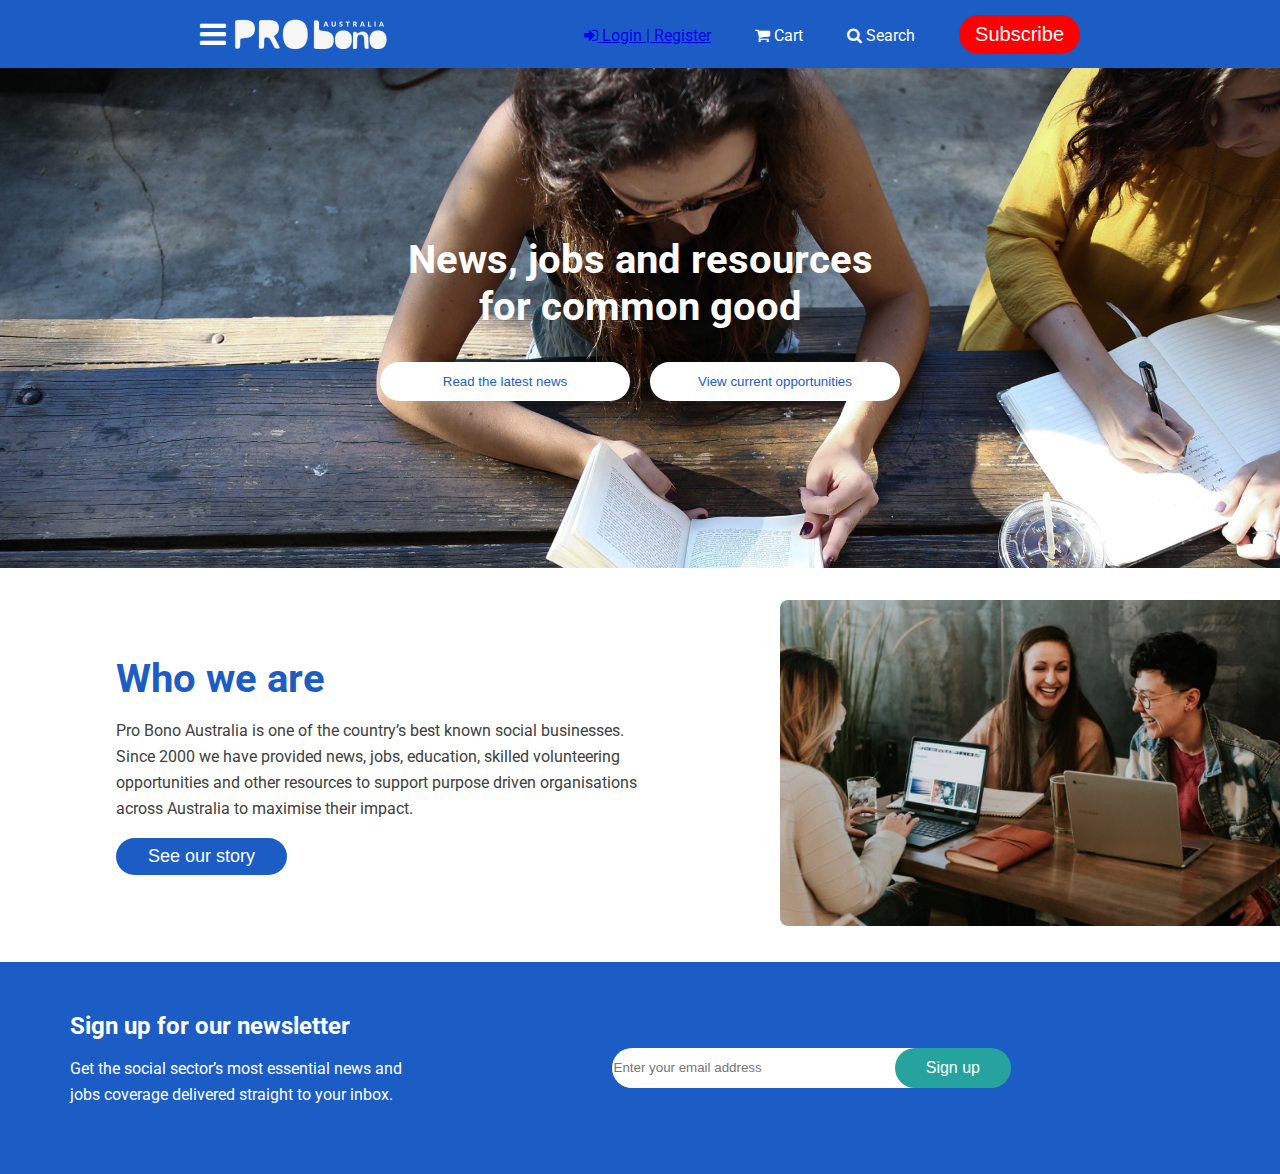
<file: index.html>
<!DOCTYPE html>
<html lang="en">

<head>
    <meta charset="UTF-8">
    <meta name="viewport" content="width=device-width, initial-scale=1.0">
    <title>Document</title>
    <link rel="stylesheet" href="main-styles.css">
    <link rel="stylesheet" href="https://cdnjs.cloudflare.com/ajax/libs/font-awesome/4.7.0/css/font-awesome.min.css">
    <link rel="preconnect" href="https://fonts.googleapis.com">
    <link rel="preconnect" href="https://fonts.gstatic.com" crossorigin>
    <link
        href="https://fonts.googleapis.com/css2?family=Open+Sans:ital,wght@0,300;0,400;0,500;0,600;0,700;0,800;1,300;1,400;1,500;1,600;1,700;1,800&family=Roboto:wght@400;500;700&display=swap"
        rel="stylesheet">
</head>

<body>
    <header>
        <div class="adv-block"></div>
        <nav class="main-navigation">
            <div class="logo-group">
                <i class="fa fa-bars" aria-hidden="true"></i>
                <img src="./images/probono-logo.png" alt="">
            </div>
            <div class="nav-link-group">
                <ul>
                    <li>
                        <a href="#"><i class="fa fa-sign-in" aria-hidden="true"></i> Login | Register</a>
                    </li>
                    <li><i class="fa fa-shopping-cart" aria-hidden="true"></i> Cart</li>
                    <li><i class="fa fa-search" aria-hidden="true"></i> Search</li>
                    <li>
                        <button class="subscribe">Subscribe</button>
                    </li>
                </ul>
            </div>
        </nav>
    </header>
    <section class="banner-section">
        <div class="centering-content">
            <div class="news-text">
                <p>News, jobs and resources <br> for common good</p>
            </div>
            <div class="news-buttons">
                <button>Read the latest news</button>
                <button>View current opportunities</button>
            </div>
        </div>
    </section>
    <section class="who-we-are-section">
        <div class="inrow-who-we-are">
            <div class="whoweare-left-block">
                <h3>Who we are</h3>
                <p>Pro Bono Australia is one of the country’s best known social businesses. Since 2000 we have provided
                    news, jobs, education, skilled volunteering opportunities and other resources to support purpose
                    driven organisations across Australia to maximise their impact.</p>
                <button>See our story</button>
            </div>
            <div class="whoweare-right-block">
                <img src="./images/whoweare-right-image.jpeg" alt="">
            </div>
        </div>
    </section>
    <section class="signup-newsletter">
        <div class="layout-container">
            <div class="inrow-colwrapper w-100 d-flex">
                <div class="col-left">
                    <h5>Sign up for our newsletter</h5>
                    <p>Get the social sector’s most essential news and jobs coverage delivered straight to your inbox.
                    </p>
                </div>
                <div class="col-right d-flex">
                    <div class="form-group d-flex w-50">
                        <input type="text" placeholder="Enter your email address">
                        <button>Sign up</button>
                    </div>
                </div>
            </div>
        </div>
    </section>
</body>

</html>
</file>
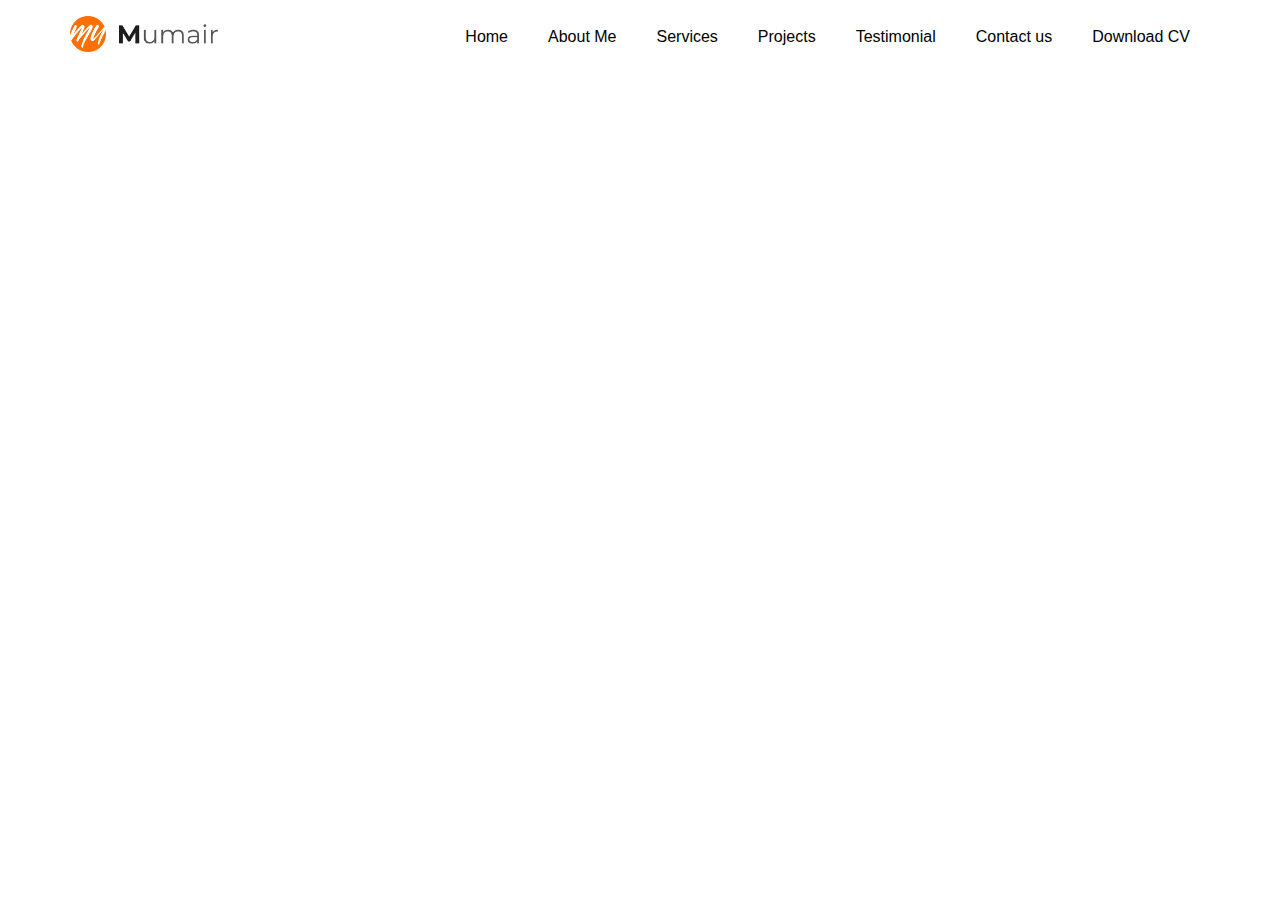
<file: mumair/index.html>
<!DOCTYPE html>
<html lang="en">
<head>
    <meta charset="UTF-8">
    <meta name="viewport" content="width=device-width, initial-scale=1.0">
    <title>Document</title>
    <link rel="stylesheet" href="./css/mainstyles.css">
</head>
<body>
    <header class="navigation-section">
        <div class="content-container">
            <nav>
                <a href="#">
                    <img class="logo-image" src="./images/logo.png" alt="">
                </a>
                <ul>
                    <li><a href="#">Home</a></li>
                    <li><a href="#">About Me</a></li>
                    <li><a href="#">Services</a></li>
                    <li><a href="#">Projects</a></li>
                    <li><a href="#">Testimonial</a></li>
                    <li><a href="#">Contact us</a></li>
                    <li><a href="#">Download CV</a></li>
                </ul>
            </nav>
        </div>
    </header>
    <section class="banner-section"></section>
    <section class="aboutme-section"></section>
    <section class="services-section"></section>
    <section class="myproject-section"></section>
    <footer class="navigation-section"></footer>
</body>
</html>
</file>
<file: main-styles.css>
* {
    box-sizing: border-box;
}

body {
    /* background: red; */
    padding: 0;
    margin: 0;
    font-family: 'Roboto', sans-serif;
}

.layout-container {
    width: 100%;
    max-width: 1140px;
    margin-left: auto;
    margin-right: auto;
    /* background-color: green; */
}

.main-navigation {
    background-color: #1C5DC5;
    padding-top: 10px;
    padding-bottom: 10px;
    width: 100%;
    padding-left: 200px;
    padding-right: 200px;
    display: flex;
    flex-wrap: wrap;
}

.logo-group {
    width: 30%;
    display: flex;
    align-items: center;
}

.logo-group .fa-bars {
    font-size: 30px;
    color: white;
}

.nav-link-group {
    width: 70%;
    display: flex;
    align-items: center;
    justify-content: right;
}

.nav-link-group ul {
    margin: 0;
    padding: 0;
    list-style: none;
}

.nav-link-group ul li {
    display: inline;
    color: white;
    padding-left: 40px;
}

.subscribe {
    background-color: red;
    border: none;
    padding: 8px 16px 8px 16px;
    color: white;
    font-size: 20px;
    border-radius: 20px;
}

.banner-section {
    width: 100%;
    height: 500px;
    background-image: url(./images/banner-image-cropped.jpeg);
    display: flex;
    align-items: center;
    justify-content: center;
}

.banner-section p {
    padding: 0;
    margin: 0;
    color: white;
    font-weight: bold;
    font-size: 40px;
    text-align: center;
    padding-bottom: 32px;
}

.banner-section button {
    background: white;
    border: none;
    padding: 12px 16px 12px 16px;
    border-radius: 30px;
    color: #1d5dc5;
    min-width: 250px;
    margin: 0px 8px
}

.inrow-who-we-are {
    display: flex;
    align-items: center;
    flex-flow: row wrap;
    padding: 32px 0px 32px 16px;
}

.whoweare-left-block,
.whoweare-right-block {
    width: 50%;
}

.whoweare-left-block {
    padding-left: 100px;
}

.whoweare-left-block h3 {
    margin: 0;
    color: #1C5DC5;
    font-size: 40px;
    font-style: normal;
    font-weight: 700;
    line-height: normal;
}

.whoweare-left-block p {
    color: #404040;
    font-size: 16px;
    font-style: normal;
    font-weight: 400;
    line-height: 26px;
    /* 162.5% */
}

.whoweare-left-block button {
    border-radius: 100px;
    background: var(--Primary-blue, #1C5DC5);
    color: white;
    padding: 8px 32px;
    border: none;
    font-size: 18px;
}

.whoweare-right-block {
    text-align: right;
}

.whoweare-right-block img {
    max-width: 500px;
    border-top-left-radius: 8px;
    border-bottom-left-radius: 8px;
}

.signup-newsletter {
    background: #1C5DC5;
    /* padding: top right bottom left; */
    padding: 50px 0 50px 0;
}

.signup-newsletter .col-left {
    width: 30%;
}

.signup-newsletter .col-right {
    width: 70%;
}

.signup-newsletter h5 {
    color: #FFF;
    font-size: 24px;
    font-style: normal;
    font-weight: 700;
    line-height: normal;
    margin: 0;
}

.signup-newsletter p {
    color: #FFF;
    font-size: 16px;
    font-style: normal;
    font-weight: 400;
    line-height: 26px;
    /* 162.5% */
}
.signup-newsletter .col-right{
    align-items: center;
    justify-content: center;
}
.signup-newsletter .form-group input{
    background: white;
    height: 40px;
    border-radius: 40px;
    border: none;
    width: 100%;
}
.signup-newsletter .form-group button{
    background: #26A39E;
    height: 40px;
    border-radius: 40px;
    border: none;
    color: white;
    font-size: 16px;
    margin-left: -66px;
    width: 130px;
}
.w-100 {
    width: 100%;
}
.w-50 {
    width: 50%;
}

.d-flex {
    display: flex;
}
</file>
<file: mumair/css/mainstyles.css>
* {
    box-sizing: border-box;
}

html {
    /* font-size: 62.5%; */
}

/* makes 1rem 10px */
body {
    margin: 0;
    padding: 0;
    font-size: 16px;
    font-family: -apple-system, BlinkMacSystemFont, 'avenir next', avenir, 'helvetica neue', helvetica, ubuntu, roboto, noto, 'segoe ui', arial, sans-serif;
    line-height: 1.3;
}
.content-container{
    width: 100%;
    max-width: 1140px;
    display: block;
    margin-left: auto;
    margin-right: auto;
}
nav{
    display: flex;
    align-items: center;
    justify-content: space-between;
    padding: 16px 0px 16px 0;
}

nav ul{
    list-style: none;
    display: flex;
    align-items: center;
    justify-content: space-between;
    margin: 0;
    padding: 0;
}
nav ul li a{
    color: black;
    text-decoration: none;
    padding: 0 20px;
}
.logo-image{
    max-width: 150px;
}

@media (max-width: 576px){
    nav{
        flex-flow: row wrap;
    }
    nav ul{
        width: 100%;
        flex-flow: row wrap;
    }
    nav ul li{
        width: 100%;
    }
}
</file>
